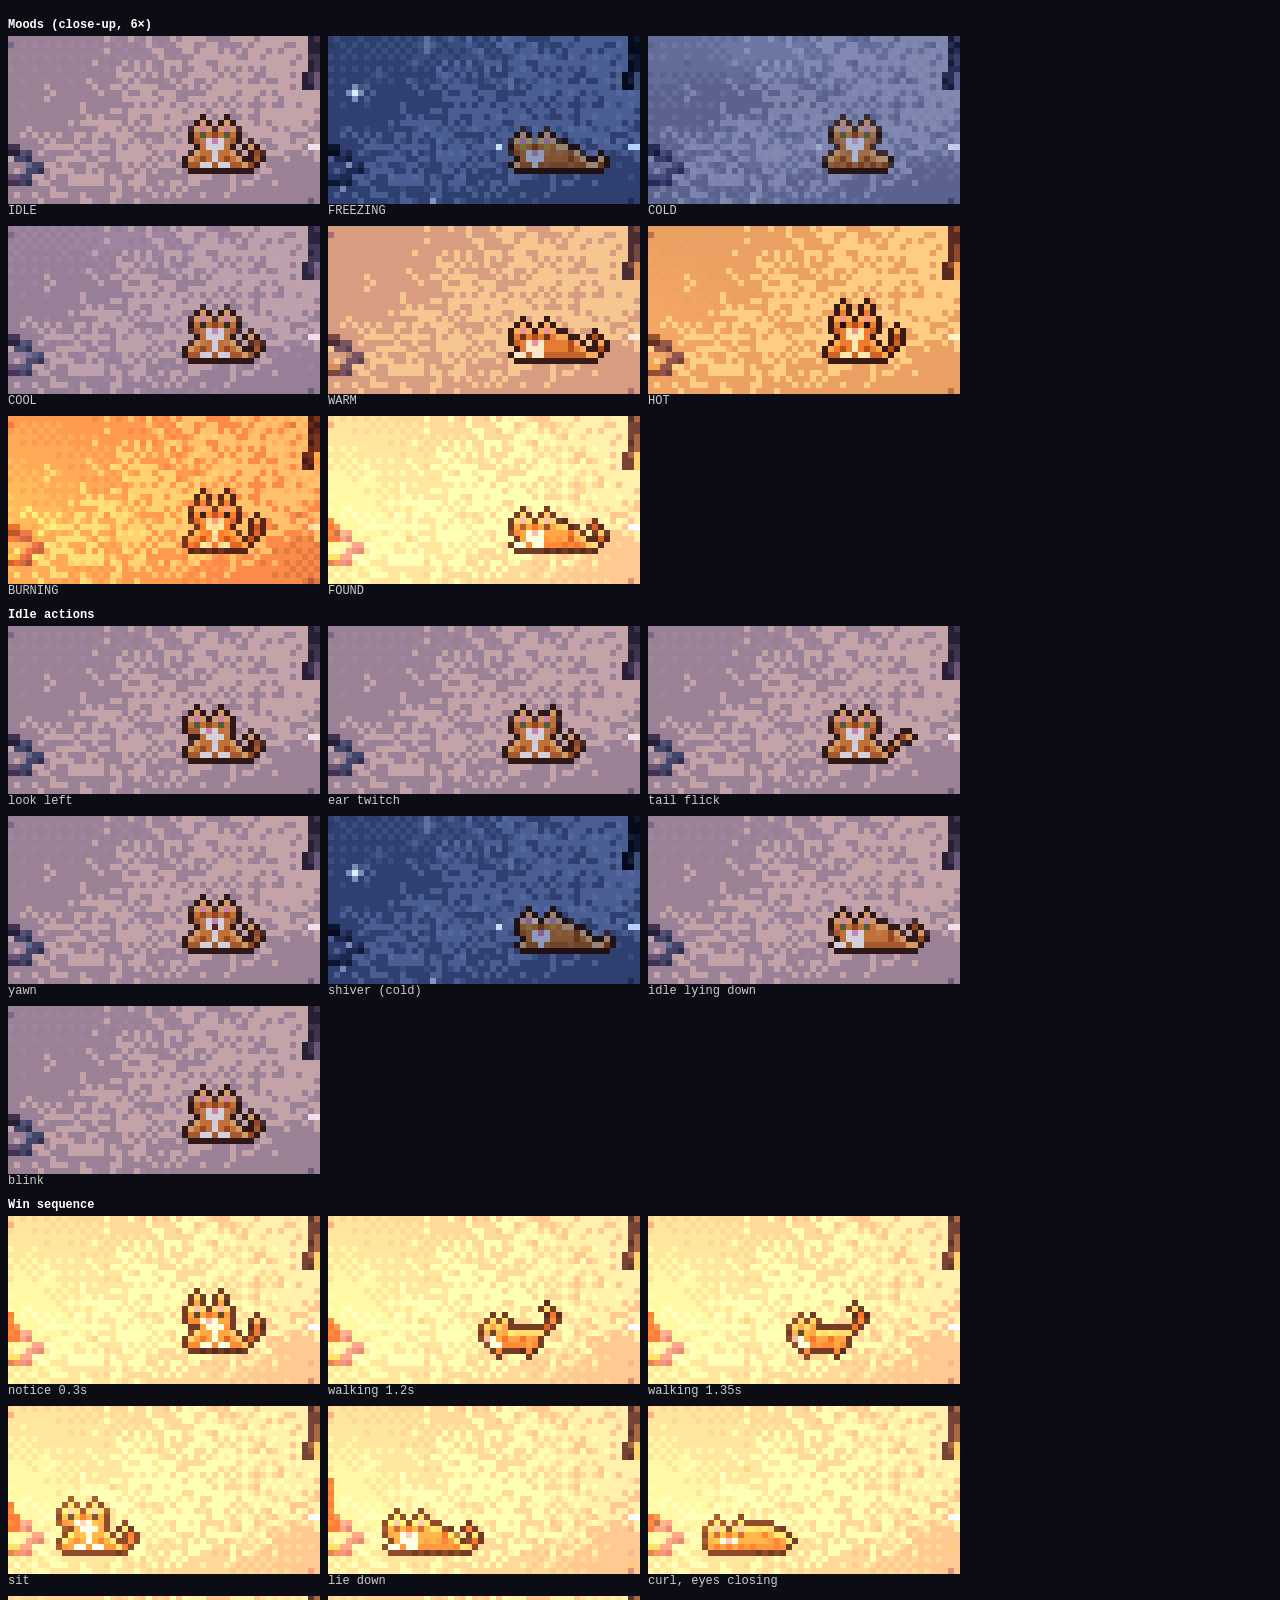
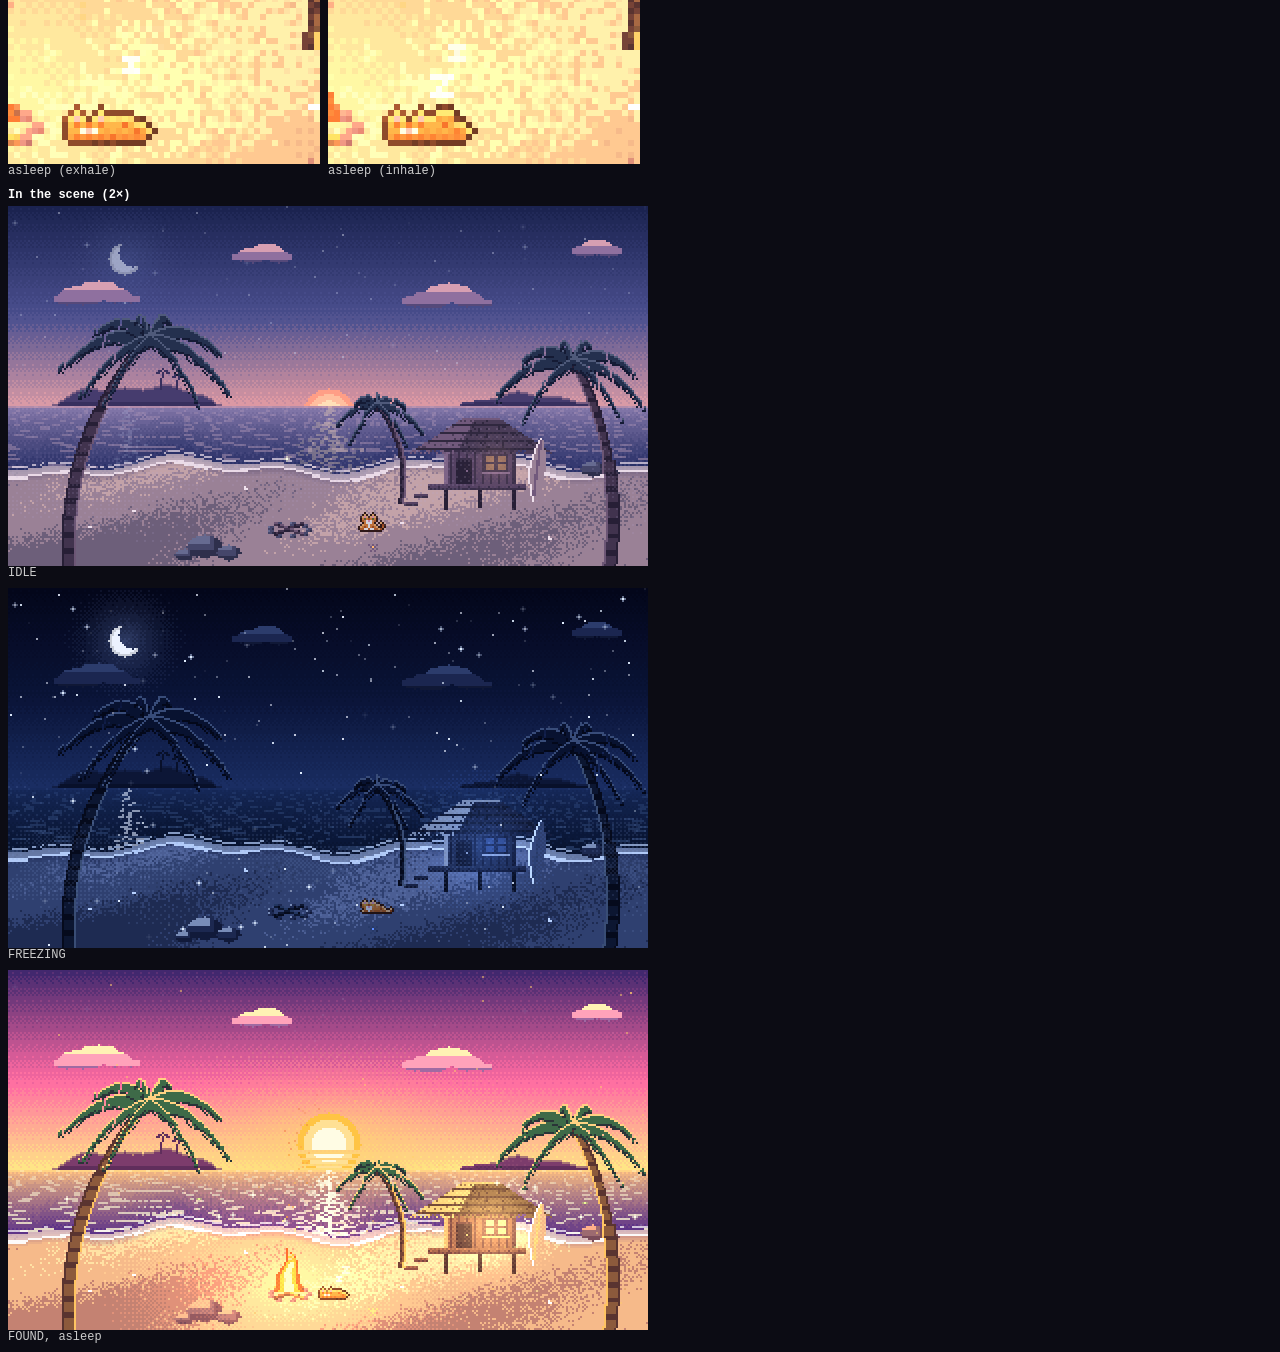
<file: dev/cat.html>
<!doctype html>
<html lang="en">
<head>
  <meta charset="utf-8">
  <title>AFTERWORD — beach cat (dev preview)</title>
  <style>
    body { background: #0c0c14; color: #ccc; font: 12px monospace; margin: 0; padding: 8px; }
    h2 { font-size: 12px; margin: 10px 0 4px; color: #fff; }
    .row { display: flex; flex-wrap: wrap; gap: 8px; }
    figure { margin: 0; }
    canvas { image-rendering: pixelated; display: block; }
  </style>
</head>
<body>
  <h2>Moods (close-up, 6×)</h2><div class="row" id="moods"></div>
  <h2>Idle actions</h2><div class="row" id="actions"></div>
  <h2>Win sequence</h2><div class="row" id="win"></div>
  <h2>In the scene (2×)</h2><div class="row" id="scene"></div>
  <script src="../js/beach/palettes.js"></script>
  <script src="../js/beach/cat.js"></script>
  <script src="../js/beach/beach.js"></script>
  <script>
    // Dev-only: renders the cat in each mood, action and win phase, cropped and enlarged.
    const ZOOM = 6, CROP = { x: 146, y: 140, w: 52, h: 28 };
    function shot(target, label, setup, crop, zoom) {
      crop = crop || CROP; zoom = zoom || ZOOM;
      const c = document.createElement('canvas');
      const b = new AW.Beach(c);
      setup(b);
      b.renderFrame(0);
      const out = document.createElement('canvas');
      out.width = crop.w * zoom; out.height = crop.h * zoom;
      const x = out.getContext('2d');
      x.imageSmoothingEnabled = false;
      x.drawImage(c, crop.x, crop.y, crop.w, crop.h, 0, 0, out.width, out.height);
      const fig = document.createElement('figure'), cap = document.createElement('figcaption');
      cap.textContent = label;
      fig.append(out, cap);
      document.getElementById(target).append(fig);
    }
    const settle = (b, s, n) => { b.setTemperature(s, { celebrate: false }); for (let i = 0; i < (n || 50); i++) b.renderFrame(0.05); };
    const freeze = b => { b.cat.update = () => {}; };  // hold the pose we set up

    ['IDLE', 'FREEZING', 'COLD', 'COOL', 'WARM', 'HOT', 'BURNING', 'FOUND'].forEach(s =>
      shot('moods', s, b => { settle(b, s); b.cat.action = null; b.cat.blinkAt = -9; freeze(b); }));

    const act = (type, at, extra) => b => {
      settle(b, extra && extra.state || 'IDLE');
      Object.assign(b.cat, extra && extra.cat || {});
      b.cat.startAction(type, -1); b.cat.action.t = b.cat.t - at; b.cat.blinkAt = -9; freeze(b);
    };
    shot('actions', 'look left', act('look', 0.5));
    shot('actions', 'ear twitch', act('ear', 0.1));
    shot('actions', 'tail flick', act('flick', 0.45));
    shot('actions', 'yawn', act('yawn', 0.7));
    shot('actions', 'shiver (cold)', act('shiver', 0.07, { state: 'FREEZING' }));
    shot('actions', 'idle lying down', b => { settle(b, 'IDLE'); b.cat.loafing = true; b.cat.action = null; b.cat.blinkAt = -9; freeze(b); });
    shot('actions', 'blink', b => { settle(b, 'IDLE'); b.cat.action = null; b.cat.blinkAt = b.cat.t; freeze(b); });

    const win = (label, secs) => shot('win', label, b => {
      settle(b, 'FOUND');
      b.cat.blinkAt = -9; b.cat.sleep();
      for (let i = 0; i < secs * 20; i++) { b.renderFrame(0.05); }
      b.cat.blinkAt = -9;
      freeze(b);
    });
    win('notice 0.3s', 0.3); win('walking 1.2s', 1.2); win('walking 1.35s', 1.35); win('sit', 3.0);
    win('lie down', 3.6); win('curl, eyes closing', 4.4); win('asleep (exhale)', 7.6); win('asleep (inhale)', 8.4);

    const full = { x: 0, y: 0, w: 320, h: 180 };
    shot('scene', 'IDLE', b => settle(b, 'IDLE'), full, 2);
    shot('scene', 'FREEZING', b => settle(b, 'FREEZING'), full, 2);
    shot('scene', 'FOUND, asleep', b => { settle(b, 'FOUND'); b.cat.sleep({ instant: true }); b.renderFrame(0.05); }, full, 2);
  </script>
</body>
</html>
</file>
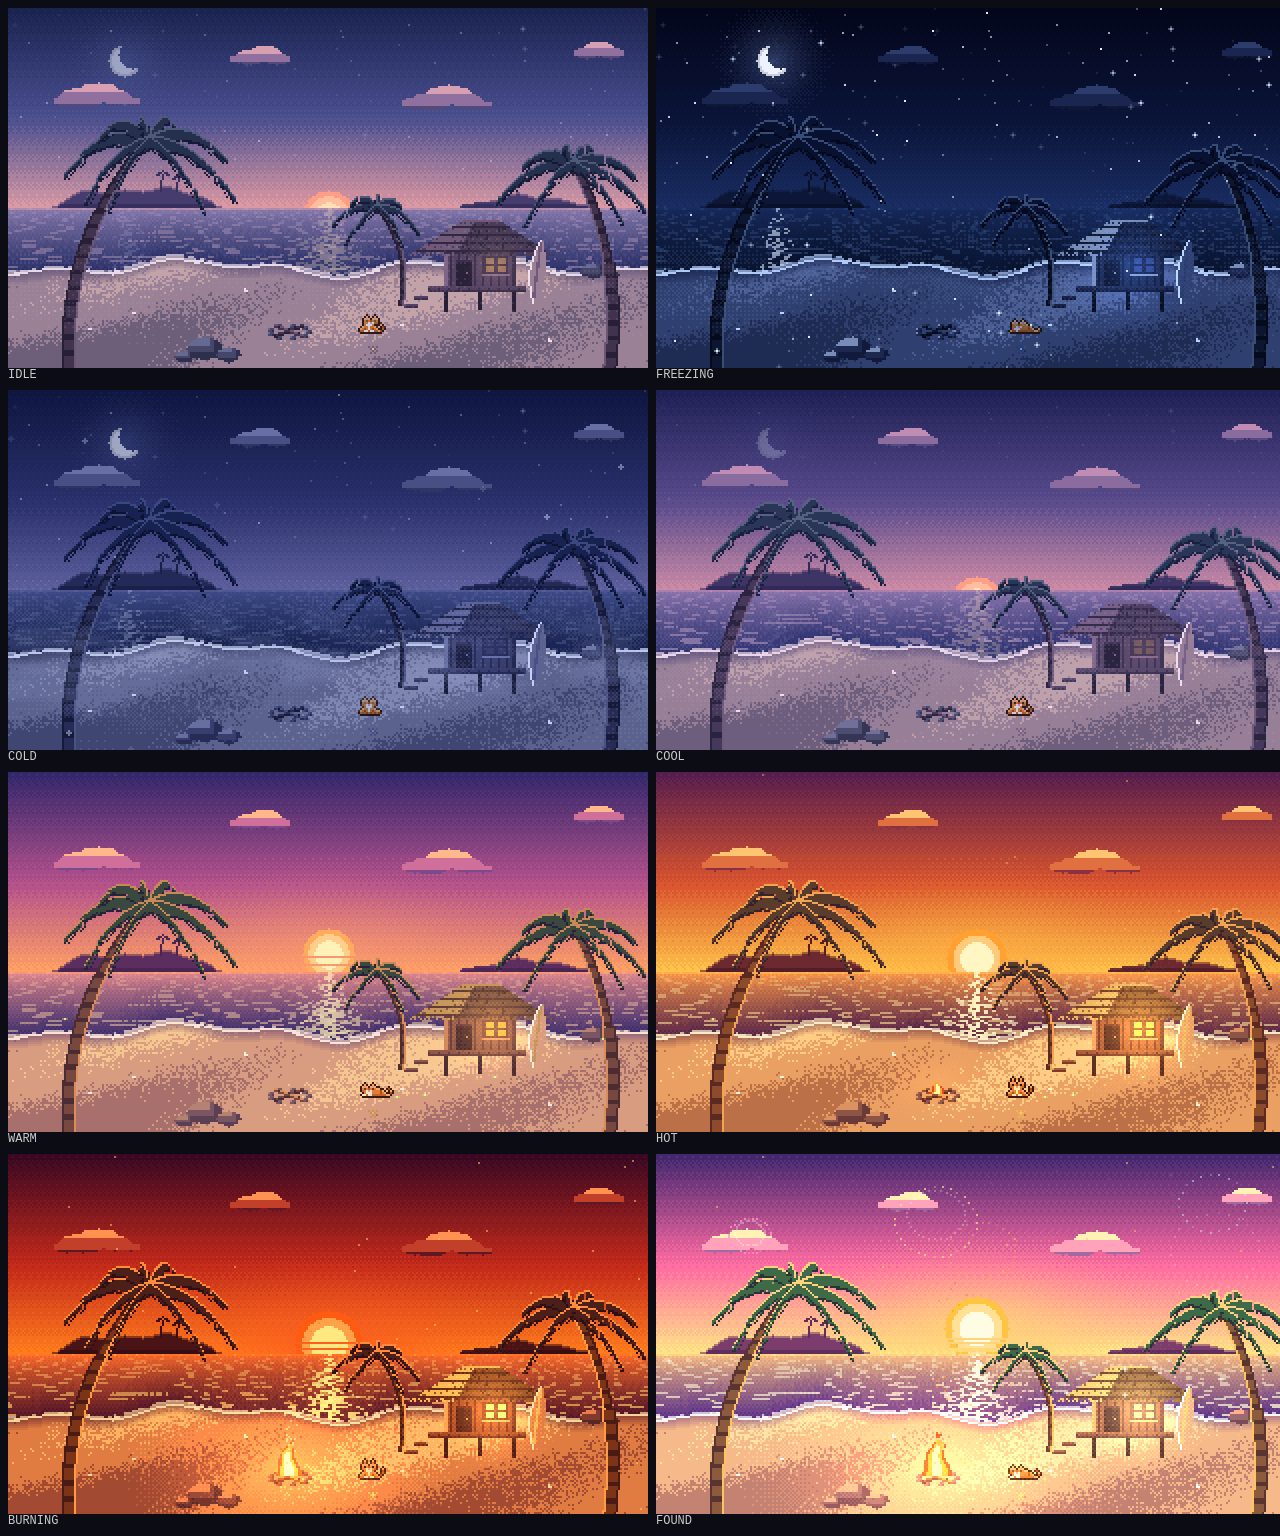
<file: dev/scenes.html>
<!doctype html>
<html lang="en">
<head>
  <meta charset="utf-8">
  <title>AFTERWORD — beach states (dev preview)</title>
  <style>
    body { background: #0c0c14; color: #ccc; font: 12px monospace; margin: 0; padding: 8px; }
    .grid { display: grid; grid-template-columns: repeat(2, 640px); gap: 8px; }
    figure { margin: 0; }
    canvas { width: 640px; height: 360px; image-rendering: pixelated; display: block; }
  </style>
</head>
<body>
  <div class="grid" id="grid"></div>
  <script src="../js/beach/palettes.js"></script>
  <script src="../js/beach/cat.js"></script>
  <script src="../js/beach/beach.js"></script>
  <script>
    // Renders each state of the SAME scene after its transition has completed.
    const states = (location.hash.slice(1) || 'IDLE,FREEZING,COLD,COOL,WARM,HOT,BURNING,FOUND').split(',');
    states.forEach(s => {
      const fig = document.createElement('figure');
      const c = document.createElement('canvas');
      const cap = document.createElement('figcaption');
      cap.textContent = s;
      fig.append(c, cap);
      document.getElementById('grid').append(fig);
      const b = new AW.Beach(c);
      for (let i = 0; i < 40; i++) b.renderFrame(0.05);
      b.setTemperature(s === 'IDLE' ? null : s, { celebrate: s === 'FOUND' });
      for (let i = 0; i < 50; i++) b.renderFrame(0.05);
    });
  </script>
</body>
</html>
</file>
